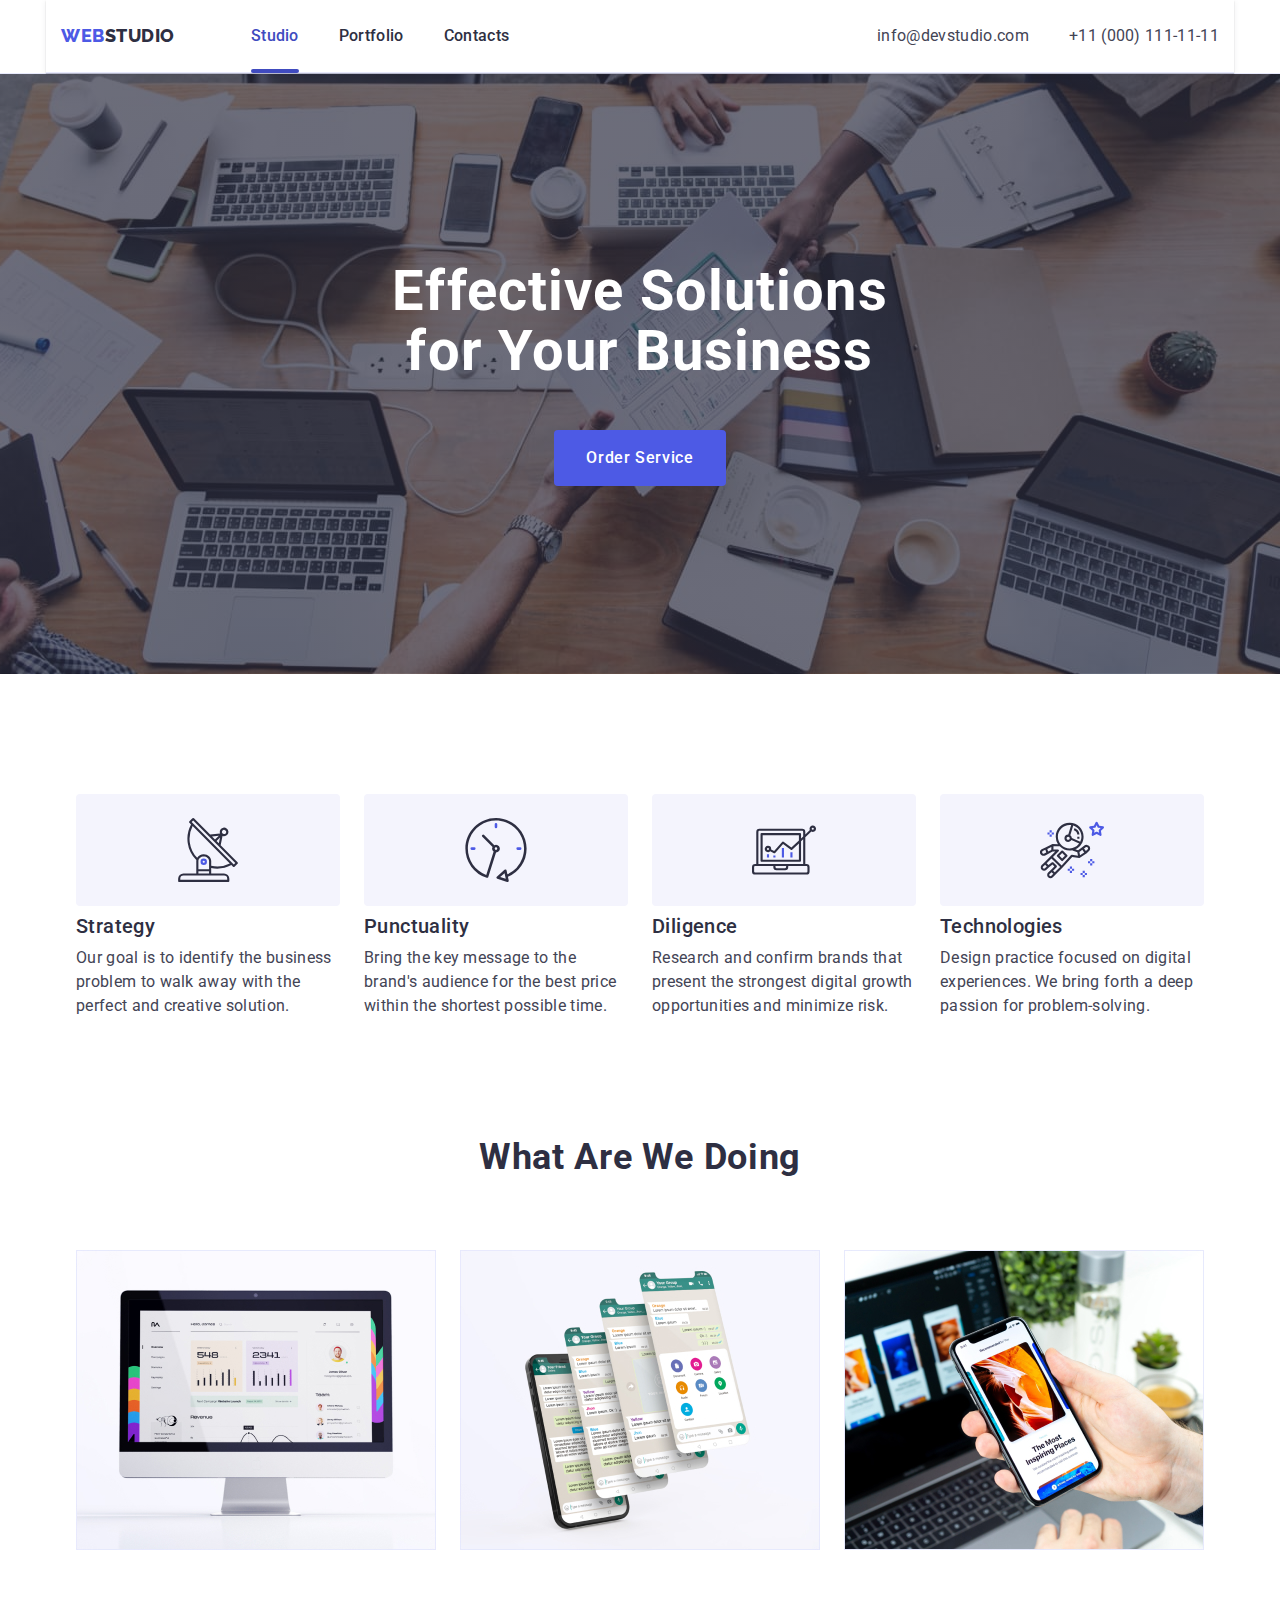
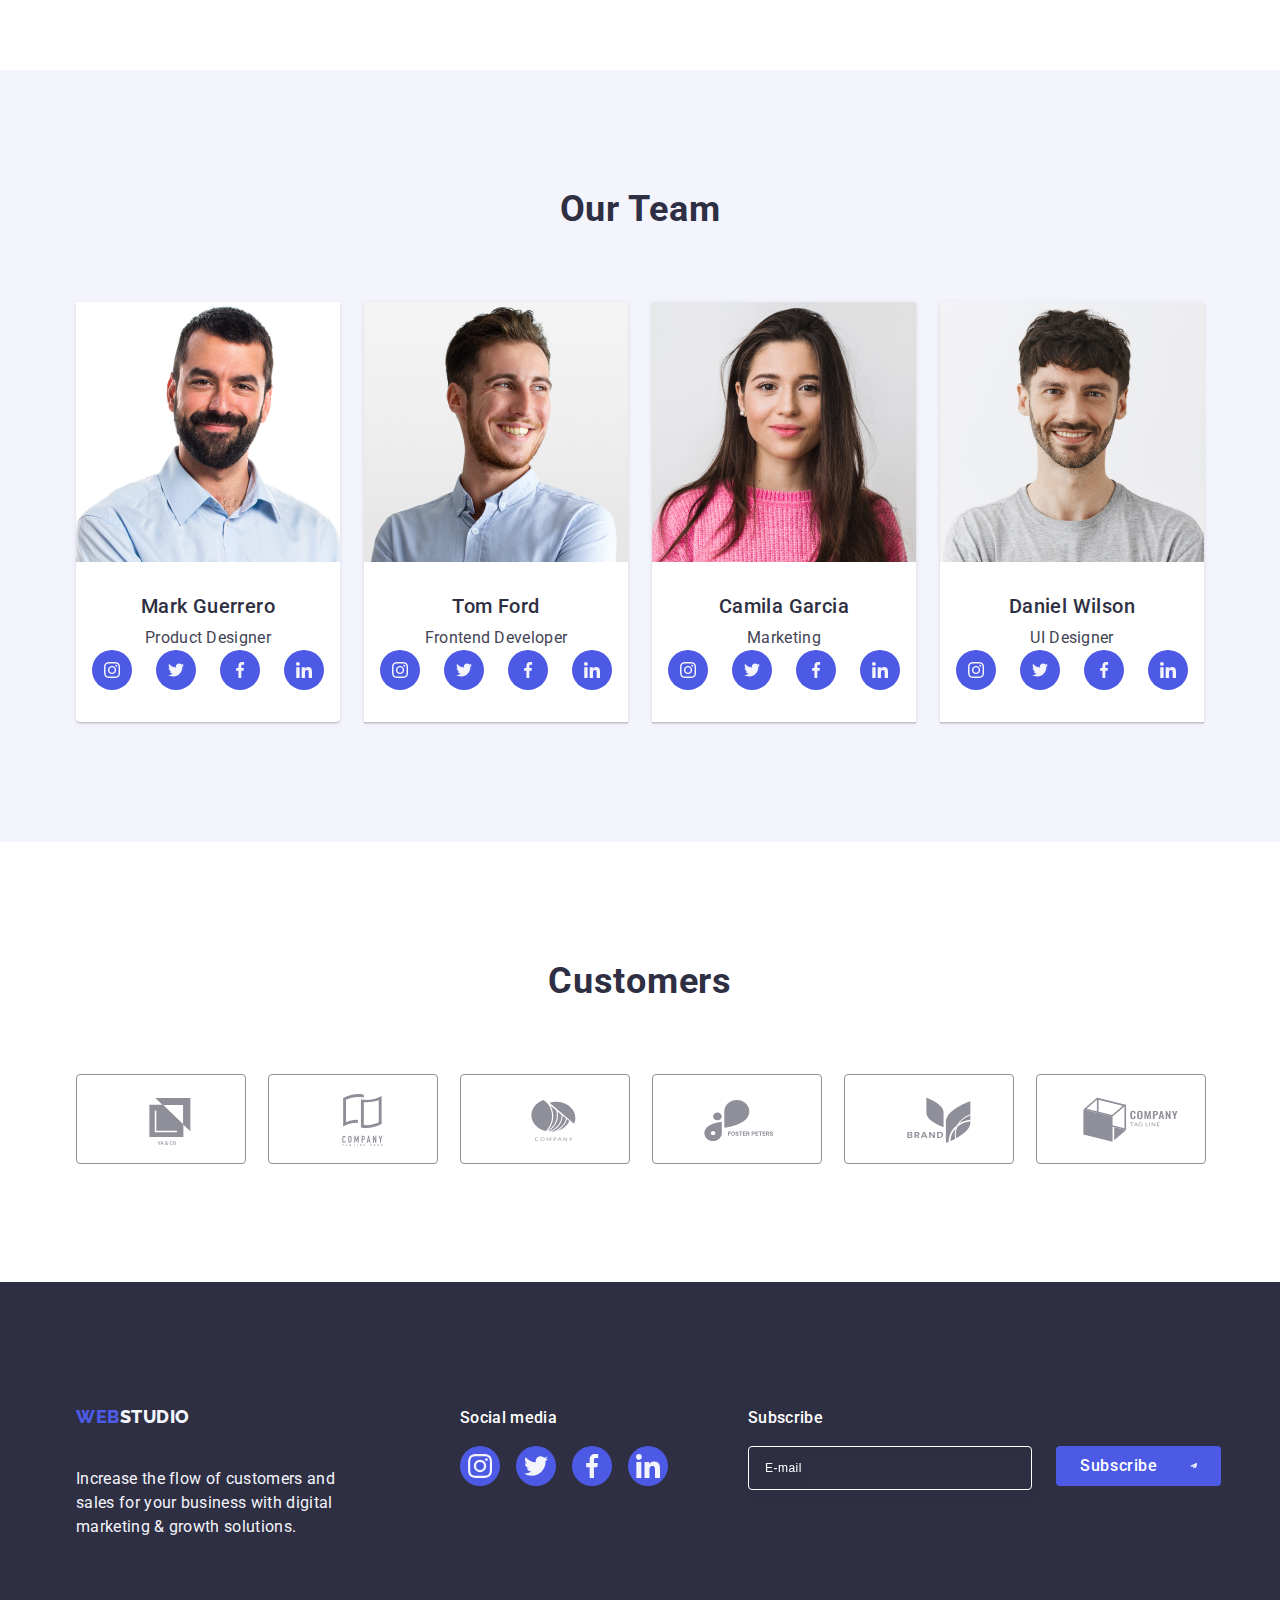
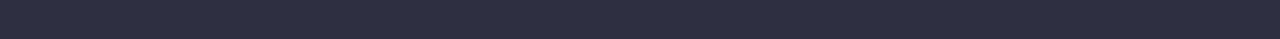
<file: index.html>
<!DOCTYPE html>
<html lang="en">
  <head>
    <!-- Meta -->
    <meta charset="utf-8" />
    <meta name="viewport" content="width=device-width, initial-scale=1.0" />
    <title>Main Page</title>
    <!-- Favicon -->
    <link
      rel="shortcut icon"
      href="./images/icons.svg#diagram"
      type="image/svg"
    />
    <!-- Fonts -->
    <link rel="preconnect" href="https://fonts.googleapis.com" />
    <link rel="preconnect" href="https://fonts.gstatic.com" crossorigin />
    <link
      href="https://fonts.googleapis.com/css2?family=Raleway:wght@200;400;500;600;700;800&family=Roboto:wght@100;300;400;500;700&display=swap"
      rel="stylesheet"
    />
    <link
      rel="stylesheet"
      href="https://cdnjs.cloudflare.com/ajax/libs/modern-normalize/2.0.0/modern-normalize.min.css"
      integrity="sha512-4xo8blKMVCiXpTaLzQSLSw3KFOVPWhm/TRtuPVc4WG6kUgjH6J03IBuG7JZPkcWMxJ5huwaBpOpnwYElP/m6wg=="
      crossorigin="anonymous"
      referrerpolicy="no-referrer"
    />
    <!-- CSS Styles -->
    <link rel="stylesheet" href="./css/styles.css" type="text/css" />
  </head>
  <body>
    <!-- Page Header -->
    <header class="header">
      <div class="container header main-nav">
        <!-- Navigation to other pages -->
        <nav class="navigation">
          <a
            href="./index.html"
            class="logo list link"
            target="_blank"
            rel="noopener no-referrer"
            aria-label="Main Page"
            >Web<span class="logo-s list link">Studio</span></a
          >

          <ul class="site-nav list">
            <li class="item">
              <a
                href="./index.html"
                class="site-nav-link link current"
                target="_blank"
                rel="noopener no-referrer"
                aria-label="Main Page"
                >Studio</a
              >
            </li>
            <li class="item">
              <a
                href="./portfolio.html"
                class="site-nav-link link"
                target="_blank"
                rel="noopener no-referrer"
                aria-label="Portfolio"
                >Portfolio</a
              >
            </li>
            <li class="item">
              <a
                href="https://www.Linkedln.com"
                class="site-nav-link link"
                target="_blank"
                rel="noopener no-referrer"
                aria-label="Contacts"
                >Contacts</a
              >
            </li>
          </ul>
        </nav>
        <!-- Contacts -->
        <address class="address">
          <ul class="contact-list list">
            <li class="item">
              <a href="mailto:info@devstudio.com" class="contact-link link"
                >info@devstudio.com</a
              >
            </li>
            <li class="item">
              <a href="tel:+110001111111" class="contact-link link"
                >+11 (000) 111-11-11</a
              >
            </li>
          </ul>
        </address>
      </div>
    </header>

    <!-- Beginning of Main -->
    <main>
      <!-- Section 1 Hero Image -->
      <section class="section-one">
        <div class="container one">
          <h1 class="heading-one centered">
            Effective Solutions for Your Business
          </h1>
          <button type="button" class="button primary" data-modal-open>
            Order Service
          </button>
        </div>
      </section>
      <!-- Section 2 Funktion Info -->
      <section class="section-two">
        <div class="container two">
          <h2 class="visually-hidden">
            needed for search engines (will be hidden)
          </h2>

          <ul class="section-two-list list">
            <li class="item">
              <div class="icons-container">
                <svg class="i-one" width="64" height="64">
                  <use href="./images/icons.svg#antenna"></use>
                </svg>
              </div>
              <h3 class="heading-three">Strategy</h3>
              <p class="paragraph-long">
                Our goal is to identify the business problem to walk away with
                the perfect and creative solution.
              </p>
            </li>
            <li class="item">
              <div class="icons-container">
                <svg class="i-two" width="64" height="64">
                  <use href="./images/icons.svg#clock"></use>
                </svg>
              </div>
              <h3 class="heading-three">Punctuality</h3>
              <p class="paragraph-long">
                Bring the key message to the brand's audience for the best price
                within the shortest possible time.
              </p>
            </li>
            <li class="item">
              <div class="icons-container">
                <svg class="i-three" width="64" height="64">
                  <use href="./images/icons.svg#diagram"></use>
                </svg>
              </div>
              <h3 class="heading-three">Diligence</h3>
              <p class="paragraph-long">
                Research and confirm brands that present the strongest digital
                growth opportunities and minimize risk.
              </p>
            </li>
            <li class="item">
              <div class="icons-container">
                <svg class="i-four" width="64" height="64">
                  <use href="./images/icons.svg#astronaut"></use>
                </svg>
              </div>
              <h3 class="heading-three">Technologies</h3>
              <p class="paragraph-long">
                Design practice focused on digital experiences. We bring forth a
                deep passion for problem-solving.
              </p>
            </li>
          </ul>
        </div>
      </section>
      <!-- Section 3 Work Info -->
      <section class="section-three">
        <div class="container three">
          <!-- Example of what we do -->
          <h2 class="heading-two centered">What are we doing</h2>
          <ul class="images-list list">
            <li class="img-list">
              <img
                src="./images/Rectangle71.jpg"
                alt="computer showin performance"
                class="img"
                width="360"
              />
            </li>
            <li class="img-list">
              <img
                src="./images/Rectangle711.jpg"
                alt="phone shows watsapp app, screen shots of differen chats"
                class="img"
                width="360"
              />
            </li>
            <li class="img-list">
              <img
                src="./images/Rectangle712.jpg"
                alt="In laptop and in phone our website is open"
                class="img"
                width="360"
              />
            </li>
          </ul>
        </div>
      </section>
      <!-- Section 4 Team Info-->
      <section class="section-four">
        <div class="container four">
          <!-- <h2>Example of who do work for us</h2> -->
          <h2 class="heading-two centered">Our Team</h2>
          <ul class="card-list list">
            <li class="card-items">
              <img
                src="./images/img11.jpg"
                alt="Man with beard"
                class="img"
                width="264"
              />
              <div class="stuff">
                <h3 class="heading-three">Mark Guerrero</h3>
                <p class="paragraph-primary">Product Designer</p>
                <ul class="list icons-list">
                  <li class="icon-item">
                    <a
                      href="https://www.Instagram.com"
                      aria-label="Link to Instagram"
                      class="icon-link"
                      ><svg width="16" height="16" class="icon-order">
                        <use href="./images/icons.svg#instagram"></use>
                      </svg>
                    </a>
                  </li>
                  <li class="icon-item">
                    <a
                      href="https://www.Twitter.com"
                      aria-label="Link to Twitter"
                      class="icon-link"
                      ><svg width="16" height="16" class="icon-order">
                        <use href="./images/icons.svg#twitter"></use>
                      </svg>
                    </a>
                  </li>
                  <li class="icon-item">
                    <a
                      href="https://www.Facebook.com"
                      aria-label="Link to Facebook"
                      class="icon-link"
                      ><svg width="16" height="16" class="icon-order">
                        <use href="./images/icons.svg#facebook"></use>
                      </svg>
                    </a>
                  </li>
                  <li class="icon-item">
                    <a
                      href="https://www.Linkedln.com"
                      aria-label="Link to Linkedln"
                      class="icon-link"
                      ><svg width="16" height="16" class="icon-order">
                        <use href="./images/icons.svg#linkedin"></use>
                      </svg>
                    </a>
                  </li>
                </ul>
              </div>
            </li>
            <li class="card-items">
              <img
                src="./images/img1.jpg"
                alt="Jung guy with smile"
                class="img"
                width="264"
              />
              <div class="stuff">
                <h3 class="heading-three">Tom Ford</h3>
                <p class="paragraph-primary">Frontend Developer</p>
                <ul class="list icons-list">
                  <li class="icon-item">
                    <a
                      href="https://www.Linkedln.com"
                      aria-label="Link to Instagram"
                      class="icon-link"
                      ><svg width="16" height="16" class="icon-order">
                        <use href="./images/icons.svg#instagram"></use>
                      </svg>
                    </a>
                  </li>
                  <li class="icon-item">
                    <a
                      href="https://www.Linkedln.com"
                      aria-label="Link to Twitter"
                      class="icon-link"
                      ><svg width="16" height="16" class="icon-order">
                        <use href="./images/icons.svg#twitter"></use>
                      </svg>
                    </a>
                  </li>
                  <li class="icon-item">
                    <a
                      href="https://www.Linkedln.com"
                      aria-label="Link to Facebook"
                      class="icon-link"
                      ><svg width="16" height="16" class="icon-order">
                        <use href="./images/icons.svg#facebook"></use>
                      </svg>
                    </a>
                  </li>
                  <li class="icon-item">
                    <a
                      href="https://www.Linkedln.com"
                      aria-label="Link to Linkedln"
                      class="icon-link"
                      ><svg width="16" height="16" class="icon-order">
                        <use href="./images/icons.svg#linkedin"></use>
                      </svg>
                    </a>
                  </li>
                </ul>
              </div>
            </li>
            <li class="card-items">
              <img
                src="./images/img2.jpg"
                alt="Jung girl with dark hair"
                class="img"
                width="264"
              />
              <div class="stuff">
                <h3 class="heading-three">Camila Garcia</h3>
                <p class="paragraph-primary">Marketing</p>
                <ul class="list icons-list">
                  <li class="icon-item">
                    <a
                      href="https://www.Linkedln.com"
                      aria-label="Link to Instagram"
                      class="icon-link"
                      ><svg width="16" height="16" class="icon-order">
                        <use href="./images/icons.svg#instagram"></use>
                      </svg>
                    </a>
                  </li>
                  <li class="icon-item">
                    <a
                      href="https://www.Linkedln.com"
                      aria-label="Link to Twitter"
                      class="icon-link"
                      ><svg width="16" height="16" class="icon-order">
                        <use href="./images/icons.svg#twitter"></use>
                      </svg>
                    </a>
                  </li>
                  <li class="icon-item">
                    <a
                      href="https://www.Linkedln.com"
                      aria-label="Link to Facebook"
                      class="icon-link"
                      ><svg width="16" height="16" class="icon-order">
                        <use href="./images/icons.svg#facebook"></use>
                      </svg>
                    </a>
                  </li>
                  <li class="icon-item">
                    <a
                      href="https://www.Linkedln.com"
                      aria-label="Link to Linkedln"
                      class="icon-link"
                      ><svg width="16" height="16" class="icon-order">
                        <use href="./images/icons.svg#linkedin"></use>
                      </svg>
                    </a>
                  </li>
                </ul>
              </div>
            </li>
            <li class="card-items">
              <img
                src="./images/img3.jpg"
                alt="Jung thin guy with smile"
                class="img"
                width="264"
              />
              <div class="stuff">
                <h3 class="heading-three">Daniel Wilson</h3>
                <p class="paragraph-primary">UI Designer</p>
                <ul class="list icons-list">
                  <li class="icon-item">
                    <a
                      href="https://www.Linkedln.com"
                      aria-label="Link to Instagram"
                      class="icon-link"
                      ><svg width="16" height="16" class="icon-order">
                        <use href="./images/icons.svg#instagram"></use>
                      </svg>
                    </a>
                  </li>
                  <li class="icon-item">
                    <a
                      href="https://www.Linkedln.com"
                      aria-label="Link to Twitter"
                      class="icon-link"
                      ><svg width="16" height="16" class="icon-order">
                        <use href="./images/icons.svg#twitter"></use>
                      </svg>
                    </a>
                  </li>
                  <li class="icon-item">
                    <a
                      href="https://www.Linkedln.com"
                      aria-label="Link to Facebook"
                      class="icon-link"
                      ><svg width="16" height="16" class="icon-order">
                        <use href="./images/icons.svg#facebook"></use>
                      </svg>
                    </a>
                  </li>
                  <li class="icon-item">
                    <a
                      href="https://www.Linkedln.com"
                      aria-label="Link to Linkedln"
                      class="icon-link"
                      ><svg width="16" height="16" class="icon-order">
                        <use href="./images/icons.svg#linkedin"></use>
                      </svg>
                    </a>
                  </li>
                </ul>
              </div>
            </li>
          </ul>
        </div>
      </section>
      <!-- Section five -->
      <section class="section-five">
        <div class="container five">
          <h2 class="heading-two centered">Customers</h2>
          <ul class="logo-list list">
            <li class="logo-item">
              <a
                href="https://www.example.com"
                aria-label="Example"
                class="logo-link"
              >
                <svg width="104" height="56" class="logo-svg">
                  <use href="./images/icons.svg#logo-one"></use>
                </svg>
              </a>
            </li>
            <li class="logo-item">
              <a
                href="https://www.example.com"
                aria-label="Example"
                class="logo-link"
                ><svg width="104" height="56" class="logo-svg">
                  <use href="./images/icons.svg#logo-two"></use>
                </svg>
              </a>
            </li>
            <li class="logo-item">
              <a
                href="https://www.example.com"
                aria-label="Example"
                class="logo-link"
                ><svg width="104" height="56" class="logo-svg">
                  <use href="./images/icons.svg#logo-three"></use>
                </svg>
              </a>
            </li>
            <li class="logo-item">
              <a
                href="https://www.example.com"
                aria-label="Example"
                class="logo-link"
                ><svg width="104" height="56" class="logo-svg">
                  <use href="./images/icons.svg#logo-four"></use>
                </svg>
              </a>
            </li>
            <li class="logo-item">
              <a
                href="https://www.example.com"
                aria-label="Example"
                class="logo-link"
              >
                <svg width="104" height="56" class="logo-svg">
                  <use href="./images/icons.svg#logo-five"></use>
                </svg>
              </a>
            </li>
            <li class="logo-item">
              <a
                href="https://www.example.com"
                aria-label="Example"
                class="logo-link"
                ><svg width="104" height="56" class="logo-svg">
                  <use href="./images/icons.svg#logo-six"></use>
                </svg>
              </a>
            </li>
          </ul>
        </div>
      </section>
    </main>
    <!-- Footer -->
    <footer class="footer-one">
      <div class="container container-footer">
        <div class="text-logo-container">
          <a href="./index.html" class="logo list link space"
            >Web<span class="footer-logo-s list link">Studio</span></a
          >
          <p class="footer-text">
            Increase the flow of customers and sales for your business with
            digital marketing & growth solutions.
          </p>
        </div>

        <div class="social-links">
          <p class="social-links-text">Social media</p>
          <ul class="list icons-list-social-links">
            <li class="icon-item">
              <a
                href="https://www.Linkedln.com"
                aria-label="Link to Instagram"
                class="icon-link-social-links"
                ><svg width="24" height="24" class="icon-order">
                  <use href="./images/icons.svg#instagram"></use>
                </svg>
              </a>
            </li>
            <li class="icon-item">
              <a
                href="https://www.Linkedln.com"
                aria-label="Link to Twitter"
                class="icon-link-social-links"
                ><svg width="24" height="24" class="icon-order">
                  <use href="./images/icons.svg#twitter"></use>
                </svg>
              </a>
            </li>
            <li class="icon-item">
              <a
                href="https://www.Linkedln.com"
                aria-label="Link to Facebook"
                class="icon-link-social-links"
                ><svg width="24" height="24" class="icon-order">
                  <use href="./images/icons.svg#facebook"></use>
                </svg>
              </a>
            </li>
            <li class="icon-item">
              <a
                href="https://www.Linkedln.com"
                aria-label="Link to Linkedln"
                class="icon-link-social-links"
                ><svg width="24" height="24" class="icon-order">
                  <use href="./images/icons.svg#linkedin"></use>
                </svg>
              </a>
            </li>
          </ul>
        </div>
        <div class="e-mail-input-container">
          <p class="e-mail-input-text">Subscribe</p>
          <form class="e-mail-input-form">
            <label class="e-mail-input-form-label">
              <input
                class="e-mail-input"
                name="e-mail"
                type="email"
                placeholder="E-mail"
              />
            </label>
            <button class="subscribe-button" type="submit">
              Subscribe<svg class="logo-svg" width="24" height="24">
                <use href="./images/icons.svg#icon-Frame-3"></use>
              </svg>
            </button>
          </form>
        </div>
      </div>
    </footer>
    <!-- Modal Window -->
    <div class="backdrop-container is-hidden" data-modal>
      <div class="modal-container">
        <button type="button" class="modal-close-btn" data-modal-close>
          <svg class="modal-close-icon" width="8" height="8">
            <use href="./images/icons.svg#cross"></use>
          </svg>
        </button>
        <p class="modal-text">Leave your contacts and we will call you back</p>
        <!-- Name -->
        <form class="modal-form">
          <div class="modal-label-container">
            <label class="modal-label" for="user-name">Name</label>
            <div class="modal-input-container">
              <input
                class="modal-label-input"
                id="user-name"
                name="user-name"
                type="text"
              />
              <svg class="modal-label-icon" width="18" height="24">
                <use href="./images/icons.svg#icon-person"></use>
              </svg>
            </div>
          </div>

          <!-- Phone -->

          <div class="modal-label-container">
            <label class="modal-label" for="user-phone">Phone</label>
            <div class="modal-input-container">
              <input
                class="modal-label-input"
                id="user-phone"
                name="user-phone"
                type="tel"
              />
              <svg class="modal-label-icon" width="18" height="24">
                <use href="./images/icons.svg#icon-phone"></use>
              </svg>
            </div>
          </div>

          <!-- Email -->

          <div class="modal-label-container">
            <label class="modal-label" for="user-email">Email</label>
            <div class="modal-input-container">
              <input
                class="modal-label-input"
                id="user-email"
                name="user-email"
                type="email"
              />
              <svg class="modal-label-icon" width="18" height="24">
                <use href="./images/icons.svg#icon-email"></use>
              </svg>
            </div>
          </div>

          <!-- Comment -->

          <div class="modal-label-container name-container">
            <label class="modal-label" for="user-comment">Comment</label>
            <!-- <div class="modal-input-container"> -->
            <textarea
              class="modal-textarea-input"
              id="user-comment"
              name="user-comment"
              placeholder="Text input"
            ></textarea>
          </div>

          <!-- Checkbox -->
          <div class="modal-checkbox-container">
            <input
              class="modal-checkbox-input visually-hidden"
              id="user-privacy"
              name="user-privacy"
              type="checkbox"
              value="true"
            />
            <label class="modal-u-privacy-label" for="user-privacy">
              <span class="u-privacy-label-span">
                <svg class="label-span-icon" width="10" height="8">
                  <use href="./images/icons.svg#checkmark"></use></svg></span
              >I accept the terms and conditions of the
              <a
                class="u-privacy-label-link"
                href="https://www.example.com"
                target="_blank"
                rel="noopener no-referrer"
                >Privacy Policy</a
              >
            </label>
          </div>

          <button class="button primary">Send</button>
        </form>
      </div>
    </div>
    <script src="./js/modal.js"></script>
  </body>
</html>
</file>
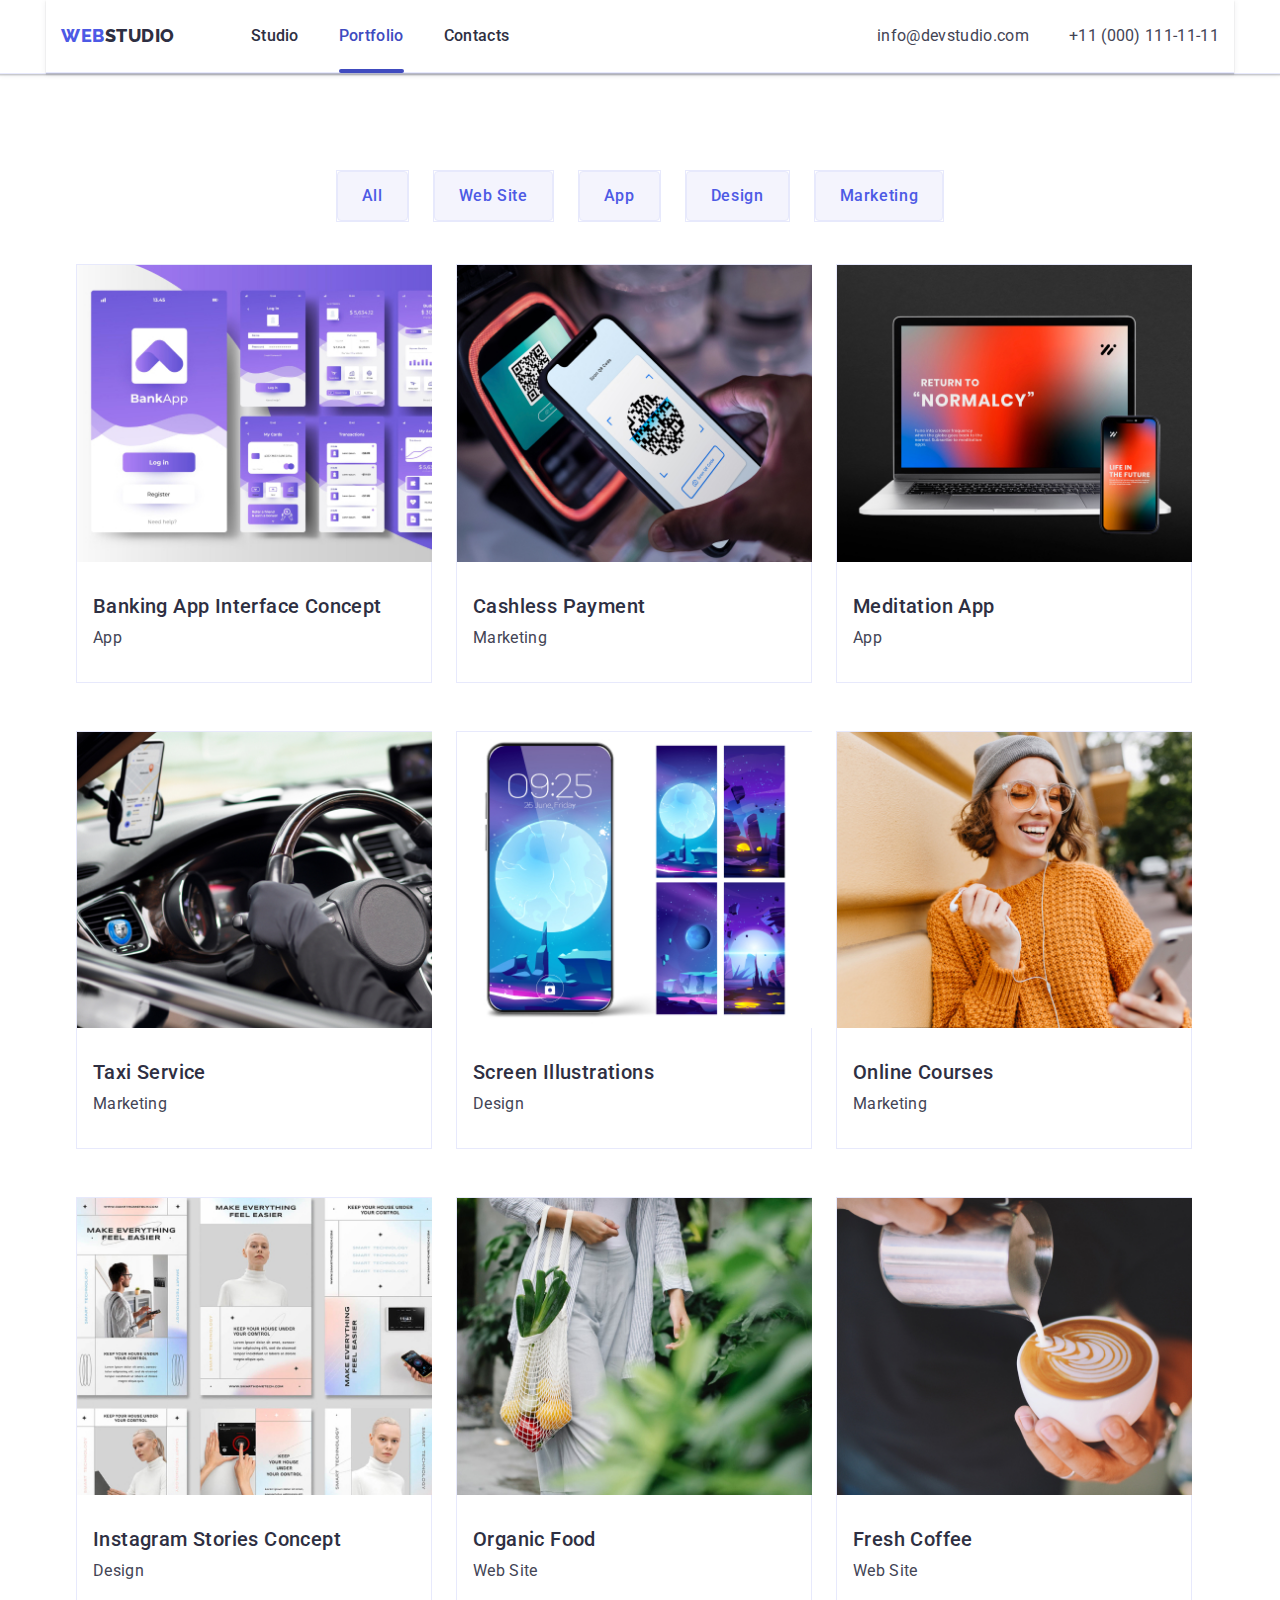
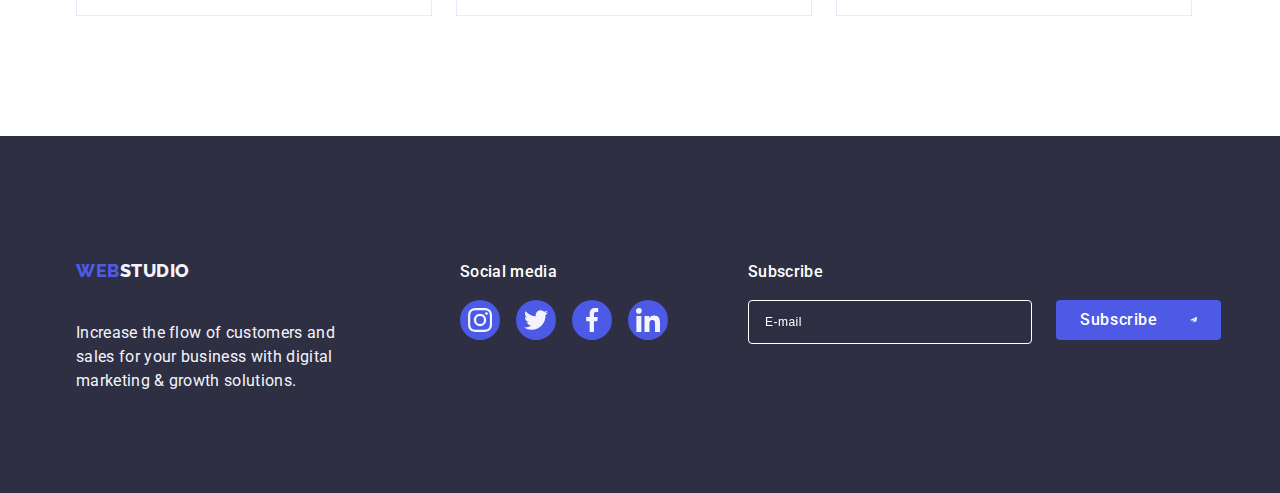
<file: portfolio.html>
<!DOCTYPE html>
<html lang="en">
  <head>
    <!-- Meta -->
    <meta charset="utf-8" />
    <meta name="viewport" content="width=device-width, initial-scale=1.0" />
    <title>Portfolio</title>
    <!-- Fonts -->
    <link rel="preconnect" href="https://fonts.googleapis.com" />
    <link rel="preconnect" href="https://fonts.gstatic.com" crossorigin />
    <link
      href="https://fonts.googleapis.com/css2?family=Raleway:wght@200;400;500;600;700;800&family=Roboto:wght@100;300;400;500;700&display=swap"
      rel="stylesheet"
    />
    <link
      rel="stylesheet"
      href="https://cdnjs.cloudflare.com/ajax/libs/modern-normalize/2.0.0/modern-normalize.min.css"
      integrity="sha512-4xo8blKMVCiXpTaLzQSLSw3KFOVPWhm/TRtuPVc4WG6kUgjH6J03IBuG7JZPkcWMxJ5huwaBpOpnwYElP/m6wg=="
      crossorigin="anonymous"
      referrerpolicy="no-referrer"
    />
    <!-- CSS Styles -->
    <link rel="stylesheet" href="./css/styles.css" type="text/css" />
  </head>
  <body>
    <!--Web site's Hat-->
    <header class="header">
      <div class="container header main-nav">
        <!-- Navigation to other pages -->
        <nav class="navigation">
          <a
            href="./index.html"
            class="logo list link"
            target="_blank"
            rel="noopener no-referrer"
            aria-label="Main Page"
            >Web<span class="logo-s list link">Studio</span></a
          >

          <ul class="site-nav list">
            <li class="item">
              <a
                href="./index.html"
                class="site-nav-link link"
                target="_blank"
                rel="noopener no-referrer"
                aria-label="Main Page"
                >Studio</a
              >
            </li>
            <li class="item">
              <a
                href="./portfolio.html"
                class="site-nav-link link current"
                target="_blank"
                rel="noopener no-referrer"
                aria-label="Portfolio"
                >Portfolio</a
              >
            </li>
            <li class="item">
              <a
                href="https://www.Linkedln.com"
                class="site-nav-link link"
                target="_blank"
                rel="noopener no-referrer"
                aria-label="Contacts"
                >Contacts</a
              >
            </li>
          </ul>
        </nav>
        <!-- Contacts -->
        <address class="address">
          <ul class="contact-list list">
            <li class="item">
              <a href="mailto:info@devstudio.com" class="address-link link"
                >info@devstudio.com</a
              >
            </li>

            <li class="item">
              <a href="tel:+110001111111" class="address-link link"
                >+11 (000) 111-11-11</a
              >
            </li>
          </ul>
        </address>
      </div>
    </header>
    <!-- Beginning of Main -->
    <main>
      <!-- Section Portfolio One  -->
      <section class="section-p-one">
        <div class="container">
          <h1 class="visually-hidden">List of buttons</h1>
          <ul class="bu-list list">
            <li class="button-list-items">
              <button type="button" class="button secondary shadow">All</button>
            </li>
            <li class="button-list-items">
              <button type="button" class="button secondary shadow">
                Web Site
              </button>
            </li>
            <li class="button-list-items">
              <button type="button" class="button secondary shadow">App</button>
            </li>
            <li class="button-list-items">
              <button type="button" class="button secondary shadow">
                Design
              </button>
            </li>
            <li class="button-list-items">
              <button type="button" class="button secondary shadow">
                Marketing
              </button>
            </li>
          </ul>
          <!-- <h2 class="off">List of cards</h2> -->
          <ul class="cards list link">
            <li class="cards-item link">
              <a href="https://www.example.com" class="cards-link link">
                <div class="service-container">
                  <img
                    src="./images/port-1.jpg"
                    alt="Banking App Interface Concept"
                    class="service-img"
                    width="360"
                  />

                  <p class="overlay">
                    14 Stylish and User-Friendly App Design Concepts · Task
                    Manager App · Calorie Tracker App · Exotic Fruit Ecommerce
                    App · Cloud Storage App
                  </p>
                </div>
                <div class="card-info">
                  <h2 class="heading-three">Banking App Interface Concept</h2>
                  <p class="paragraph-primary">App</p>
                </div>
              </a>
            </li>
            <li class="cards-item link">
              <a href="https://www.example.com" class="cards-link link">
                <div class="service-container">
                  <img
                    src="./images/port-2.jpg"
                    alt="Cashless Payment"
                    class="service-img"
                    width="360"
                  />

                  <p class="overlay">
                    14 Stylish and User-Friendly App Design Concepts · Task
                    Manager App · Calorie Tracker App · Exotic Fruit Ecommerce
                    App · Cloud Storage App
                  </p>
                </div>
                <div class="card-info">
                  <h2 class="heading-three">Cashless Payment</h2>
                  <p class="paragraph-primary">Marketing</p>
                </div>
              </a>
            </li>
            <li class="cards-item link">
              <a href="https://www.example.com" class="cards-link link">
                <div class="service-container">
                  <img
                    src="./images/port-3.jpg"
                    alt="Meditation App in laptop"
                    class="service-img"
                    width="360"
                  />

                  <p class="overlay">
                    14 Stylish and User-Friendly App Design Concepts · Task
                    Manager App · Calorie Tracker App · Exotic Fruit Ecommerce
                    App · Cloud Storage App
                  </p>
                </div>
                <div class="card-info">
                  <h2 class="heading-three">Meditation App</h2>
                  <p class="paragraph-primary">App</p>
                </div>
              </a>
            </li>
            <li class="cards-item link">
              <a href="https://www.example.com" class="cards-link link">
                <div class="service-container">
                  <img
                    src="./images/port-4.jpg"
                    alt="Taxi Service"
                    class="service-img"
                    width="360"
                  />

                  <p class="overlay">
                    14 Stylish and User-Friendly App Design Concepts · Task
                    Manager App · Calorie Tracker App · Exotic Fruit Ecommerce
                    App · Cloud Storage App
                  </p>
                </div>
                <div class="card-info">
                  <h2 class="heading-three">Taxi Service</h2>
                  <p class="paragraph-primary">Marketing</p>
                </div>
              </a>
            </li>
            <li class="cards-item link">
              <a href="https://www.example.com" class="cards-link link">
                <div class="service-container">
                  <img
                    src="./images/port-5.jpg"
                    alt="Screen Illustrations"
                    class="service-img"
                    width="360"
                  />

                  <p class="overlay">
                    14 Stylish and User-Friendly App Design Concepts · Task
                    Manager App · Calorie Tracker App · Exotic Fruit Ecommerce
                    App · Cloud Storage App
                  </p>
                </div>
                <div class="card-info">
                  <h2 class="heading-three">Screen Illustrations</h2>
                  <p class="paragraph-primary">Design</p>
                </div>
              </a>
            </li>
            <li class="cards-item link">
              <a href="https://www.example.com" class="cards-link link">
                <div class="service-container">
                  <img
                    src="./images/port-6.jpg"
                    alt="Online courses"
                    class="service-img"
                    width="360"
                  />

                  <p class="overlay">
                    14 Stylish and User-Friendly App Design Concepts · Task
                    Manager App · Calorie Tracker App · Exotic Fruit Ecommerce
                    App · Cloud Storage App
                  </p>
                </div>
                <div class="card-info">
                  <h2 class="heading-three">Online Courses</h2>
                  <p class="paragraph-primary">Marketing</p>
                </div>
              </a>
            </li>
            <li class="cards-item link">
              <a href="https://www.example.com" class="cards-link link">
                <div class="service-container">
                  <img
                    src="./images/port-7.jpg"
                    alt="different concept stories"
                    class="service-img"
                    width="360"
                  />

                  <p class="overlay">
                    14 Stylish and User-Friendly App Design Concepts · Task
                    Manager App · Calorie Tracker App · Exotic Fruit Ecommerce
                    App · Cloud Storage App
                  </p>
                </div>
                <div class="card-info">
                  <h2 class="heading-three">Instagram Stories Concept</h2>
                  <p class="paragraph-primary">Design</p>
                </div>
              </a>
            </li>
            <li class="cards-item link">
              <a href="https://www.example.com" class="cards-link link">
                <div class="service-container">
                  <img
                    src="./images/port-8.jpg"
                    alt="woman carrying basket of products"
                    class="service-img"
                    width="360"
                  />

                  <p class="overlay">
                    14 Stylish and User-Friendly App Design Concepts · Task
                    Manager App · Calorie Tracker App · Exotic Fruit Ecommerce
                    App · Cloud Storage App
                  </p>
                </div>
                <div class="card-info">
                  <h2 class="heading-three">Organic Food</h2>
                  <p class="paragraph-primary">Web Site</p>
                </div>
              </a>
            </li>
            <li class="cards-item link">
              <a href="https://www.example.com" class="cards-link link">
                <div class="service-container">
                  <img
                    src="./images/port-9.jpg"
                    alt="by pouring milk drawing tree in coffee"
                    class="service-img"
                    width="360"
                  />

                  <p class="overlay">
                    14 Stylish and User-Friendly App Design Concepts · Task
                    Manager App · Calorie Tracker App · Exotic Fruit Ecommerce
                    App · Cloud Storage App
                  </p>
                </div>
                <div class="card-info">
                  <h2 class="heading-three">Fresh Coffee</h2>
                  <p class="paragraph-primary">Web Site</p>
                </div>
              </a>
            </li>
          </ul>
        </div>
      </section>
    </main>

    <!-- Footer -->

    <footer class="footer-one">
      <div class="container container-footer">
        <div class="text-logo-container">
          <a href="./index.html" class="logo list link space"
            >Web<span class="footer-logo-s list link">Studio</span></a
          >
          <p class="footer-text">
            Increase the flow of customers and sales for your business with
            digital marketing & growth solutions.
          </p>
        </div>

        <div class="social-links">
          <p class="social-links-text">Social media</p>
          <ul class="list icons-list-social-links">
            <li class="icon-item">
              <a
                href="https://www.Linkedln.com"
                aria-label="Link to Instagram"
                class="icon-link-social-links"
                ><svg width="24" height="24" class="icon-order">
                  <use href="./images/icons.svg#instagram"></use>
                </svg>
              </a>
            </li>
            <li class="icon-item">
              <a
                href="https://www.Linkedln.com"
                aria-label="Link to Twitter"
                class="icon-link-social-links"
                ><svg width="24" height="24" class="icon-order">
                  <use href="./images/icons.svg#twitter"></use>
                </svg>
              </a>
            </li>
            <li class="icon-item">
              <a
                href="https://www.Linkedln.com"
                aria-label="Link to Facebook"
                class="icon-link-social-links"
                ><svg width="24" height="24" class="icon-order">
                  <use href="./images/icons.svg#facebook"></use>
                </svg>
              </a>
            </li>
            <li class="icon-item">
              <a
                href="https://www.Linkedln.com"
                aria-label="Link to Linkedln"
                class="icon-link-social-links"
                ><svg width="24" height="24" class="icon-order">
                  <use href="./images/icons.svg#linkedin"></use>
                </svg>
              </a>
            </li>
          </ul>
        </div>
        <div class="e-mail-input-container">
          <p class="e-mail-input-text">Subscribe</p>
          <form class="e-mail-input-form">
            <label class="e-mail-input-form-label">
              <input
                class="e-mail-input"
                name="e-mail"
                type="email"
                placeholder="E-mail"
              />
            </label>
            <button class="subscribe-button" type="submit">
              Subscribe<svg class="logo-svg" width="24" height="24">
                <use href="./images/icons.svg#icon-Frame-3"></use>
              </svg>
            </button>
          </form>
        </div>
      </div>
    </footer>
  </body>
</html>
</file>
<file: css/styles.css>
:root {
  --slate: #434455;
  --navy-blue: #2e2f42;
  --navy-blue-rgba: rgba(46, 47, 66, 0.4);
  --iris: #4d5ae5;
  --cornflower: #e7e9fc;
  --cloud: #f4f4fd;
  --ocean: #404bbf;
  --white: #ffffff;
  --black: #000000;
  --black-a-01: rgba(0, 0, 0, 0.1);
  --modal-bgc: rgba(46, 47, 66, 0.4);
  --modal-bgc-light: #fcfcfc;
  --light-slate: #8e8f99;
  --box-shadow: 0px 2px 1px rgba(46, 47, 66, 0.08),
    0px 1px 1px rgba(46, 47, 66, 0.16), 0px 1px 6px rgba(46, 47, 66, 0.08);
  --box-shadow-buttons: 0px 3px 1px rgba(0, 0, 0, 0.1),
    0px 2px 1px rgba(0, 0, 0, 0.08), 0px 2px 2px rgba(0, 0, 0, 0.12);
  --transition-timing-icon: 250ms cubic-bezier(0.4, 0, 0.2, 1);
  --cubic: cubic-bezier(0.4, 0, 0.2, 1);
}

body {
  background-color: var(--white);
  color: var(--slate);
  font-family: Roboto, sans-serif;
  font-style: normal;
  font-size: 16px;
  line-height: 1.5;
  font-weight: 400;
  letter-spacing: 0.32px;
  margin: 0;
}

.img {
  display: block;
}

h1,
h2,
h3,
h4,
h5,
h6,
p,
ul {
  font-family: Roboto, Raleway, sans-serif;
  margin: 0;
}

a {
  text-decoration: none;
  font-style: normal;
}

.list {
  list-style: none;
  text-decoration: none;
  margin: 0;
  padding: 0;
}

.link {
  text-decoration: none;
}

img,
svg {
  display: block;
  max-width: 100%;
  height: auto;
}

/* Primary color: rgba(46, 47, 66, 1)
Secondary color: : rgba(67, 68, 85, 1)
Third color: rgba(255, 255, 255, 1)
Fourth color: rgba(77, 90, 229, 1)
Fifth color: rgba(244, 244, 253, 1)
*/

/* 1128 width */

.button {
  display: inline-block;
  border: 1px solid transparent;
  border-radius: 4px;
  text-align: center;

  font-family: Roboto, sans-serif;
  font-size: 16px;

  line-height: 1.5;
  font-style: normal;
  font-weight: 500;

  letter-spacing: 0.64px;

  cursor: pointer;
}

.button.primary {
  margin-left: auto;
  margin-right: auto;

  padding: 16px 32px;
  min-width: 169px;
  display: block;
  height: 56px;
  border: none;

  color: var(--white);
  background-color: var(--iris);
  border-color: var(--ocean);
  transition: color var(--transition-timing-icon);
  transition: background-color
    var(--transition-timing-icon, 250ms cubic-bezier(0.4, 0, 0.2, 1));
}
.button.primary:hover,
.button.primary:focus {
  color: var(--white);
  background-color: var(--ocean);
}

.button.secondary {
  padding: 12px 24px;
  border: 1px solid var(--cornflower);

  background-color: var(--cloud);
  color: var(--iris);
}
.button.secondary:hover,
.button.secondary:focus {
  color: var(--white);
  background-color: var(--ocean);
  border: 1px solid transparent;
}

/* Paragraph Primary */
.paragraph-primary {
  color: var(--slate);
}
/* Title 1 */
.heading-one {
  margin-top: 0;
  margin-bottom: 48px;

  color: var(--white);

  font-weight: 700;
  font-size: 56px;
  line-height: 1.07;
  letter-spacing: 1.12px;
}
/* Title 2 */
.heading-two {
  color: var(--navy-blue);

  margin-bottom: 72px;

  font-size: 36px;
  font-weight: 700;
  line-height: 1.11;
  letter-spacing: 0.72px;
  text-transform: capitalize;
}
/* Title 3 */
.heading-three {
  color: var(--navy-blue);
  margin-bottom: 6px;

  font-size: 20px;
  line-height: 1.2;
  font-weight: 500;
  letter-spacing: 0.4px;
}

.centered {
  text-align: center;
}

/* Section Four Main */

.card-list > li {
  text-align: center;

  background-color: var(--white);
  color: var(--slate);
  /* Body */
  font-family: Roboto, sans-serif;
  font-size: 16px;
  font-style: normal;
  font-weight: 400;
  line-height: 1.5; /* 150% */
  letter-spacing: 0.32px;
}

.container {
  margin-left: auto;
  margin-right: auto;
  width: 1128px;
}

/*
|================================
|          Page header
|================================
*/
.header {
  border-bottom: 1px solid var(--cornflower);
  display: flex;
  box-shadow: var(--box-shadow);
}

.container.header {
  display: flex;
  align-items: center;
  width: 1158px;
  padding: 0 15px;
  margin-left: auto;
  margin-right: auto;
}

/*
|================================
|              Main 
|================================
*/

.main-nav {
  display: flex;
}

.navigation {
  display: flex;
  align-items: center;
}

.logo {
  display: block;
  padding-top: 24px;
  padding-bottom: 24px;

  margin-right: 76px;

  color: var(--iris);
  font-family: Raleway, sans-serif;
  font-size: 18px;
  font-style: normal;
  font-weight: 800;

  line-height: 1.17;
  letter-spacing: 0.54px;
  text-transform: uppercase;
}
.logo:hover,
.logo:focus {
  color: var(--iris);
}

.logo-s {
  padding-top: 24px;
  padding-bottom: 24px;

  color: var(--navy-blue);
  font-family: Raleway, sans-serif;
  font-size: 18px;
  font-style: normal;
  font-weight: 800;

  line-height: 1.17;
  letter-spacing: 0.54px;
  text-transform: uppercase;
}
.logo:hover .logo-s,
.logo:focus .logo-s {
  color: var(--iris);
}

/*
|================================
|           Site Nav 
|================================
*/
.site-nav {
  display: flex;
  align-items: center;
}

.site-nav .item {
  margin-right: 40px;
  color: var(--ocean);
}
.site-nav .item:last-child {
  margin-right: 0;
}

.site-nav-link {
  display: block;
  padding-top: 24px;
  padding-bottom: 24px;
  color: var(--navy-blue);
  font-size: 16px;
  font-weight: 500;
  line-height: 1.5;
  letter-spacing: 0.32px;
}

.site-nav-link:hover,
.site-nav-link:focus {
  color: var(--ocean);
  transition-property: property-name;
  transition-duration: 0.3s;
  transition-timing-function: ease-in-out;
}

.current {
  position: relative;
  color: var(--ocean);
  transition: color 250ms var(--cubic);
}

.current::after {
  content: "";
  display: block;
  width: 100%;
  height: 4px;
  border-radius: 2px;
  background-color: var(--ocean);
  bottom: -1px;
  position: absolute;
  transition: opacity 250ms var(--cubic);
}

.current:hover::after,
.current:focus::after {
  transform: scaleX(1);
}

/*
|===============================
|          Contact List 
|===============================
*/

.address {
  margin-left: auto;
  font-style: normal;
  color: var(--slate);
}

.address-link {
  transition: color 250ms cubic-bezier(0.4, 0, 0.2, 1);
}

.contact-list {
  display: flex;
}

.item {
  transition: color 250ms cubic-bezier(0.4, 0, 0.2, 1);
}
.contact-list .item {
  display: block;
  margin-right: 40px;
  margin-left: auto;
}

.contact-list .item:last-child {
  margin-right: 0;
}

.contact-list .link {
  display: block;
  margin-left: auto;
  padding-top: 24px;
  padding-bottom: 24px;

  color: var(--slate);
  font-size: 16px;
  font-weight: 400;
}

.contact-list .link:hover,
.contact-list .link:focus {
  color: var(--ocean);
}

.contact-link {
  transition: color 250ms cubic-bezier(0.4, 0, 0.2, 1);
}

/*
|===================================
|      Section one Hero Image
|===================================
*/
.section-one {
  background-image: linear-gradient(
      rgba(46, 47, 66, 0.7),
      rgba(46, 47, 66, 0.7)
    ),
    url(../images/people-office-one.jpg);
  max-width: 1440px;
  padding-top: 188px;
  padding-bottom: 188px;

  margin-left: auto;
  margin-right: auto;

  background-color: var(--navy-blue);

  background-repeat: no-repeat;
  background-position: center;
  background-size: cover;

  text-align: center;
}

.container.one h1 {
  max-width: 496px;
  margin-right: auto;
  margin-left: auto;
}

/*
|===============================
|            Modal 
|===============================
*/
.backdrop-container {
  position: fixed;
  top: 0;
  left: 0;
  width: 100%;
  height: 100%;
  background-color: var(--modal-bgc);
  transition: opacity 250ms cubic-bezier(0.4, 0, 0.2, 1),
    visibility 250ms cubic-bezier(0.4, 0, 0.2, 1);
}
.backdrop-container.is-hidden {
  opacity: 0;
  visibility: hidden;
  pointer-events: none;
}

.modal-container {
  width: 100%;
  max-width: 408px;
  padding: 72px 24px 24px 24px;
  margin-bottom: 8px;

  display: flex;
  flex-wrap: wrap;

  position: absolute;
  top: 50%;
  left: 50%;
  transform: translate(-50%, -50%) scale(1);

  min-height: 584px;
  background-color: var(--modal-bgc-light);
  border-radius: 4px;
  box-shadow: 0px 2px 1px 0px rgba(0, 0, 0, 0.2),
    0px 1px 3px 0px rgba(0, 0, 0, 0.12), 0px 1px 1px 0px rgba(0, 0, 0, 0.14);
  transition: transform 250ms cubic-bezier(0.4, 0, 0.2, 1);
}

.modal-label-container {
  position: relative;
  margin-bottom: 8px;
}

.name-container {
  margin-bottom: 16px;
}

.modal-label {
  display: block;
  margin-bottom: 4px;
  font-size: 12px;
  line-height: 1.17;
  letter-spacing: 0.04em;
  color: var(--light-slate, #8e8f99);
}

.modal-input-container {
  position: relative;
}

.modal-label-input {
  width: 100%;
  height: 40px;
  border: 1px solid rgba(46, 47, 66, 0.4);
  border-radius: 4px;
  background-color: transparent;
  padding: 8px 16px;
  padding-left: 38px;
  outline: transparent;
  transition: border-color 250ms cubic-bezier(0.4, 0, 0.2, 1);
}

.modal-label-input:focus {
  border-color: var(--iris, #4d5ae5);
}

.modal-label-icon {
  position: absolute;
  top: 50%;
  left: 16px;
  transform: translateY(-50%);
  fill: var(--navy-blue, #2e2f42);
  transition: fill 250ms cubic-bezier(0.4, 0, 0.2, 1);
}

.modal-label-input:focus + .modal-label-icon {
  fill: var(--iris, #4d5ae5);
}

.modal-textarea-input {
  width: 100%;
  height: 120px;
  font-size: 12px;
  line-height: 1.17;
  letter-spacing: 0.04em;
  color: var(--navy-blue-rgba, rgba(46, 47, 66, 0.4));
  border: 1px solid var(--navy-blue-rgba, rgba(46, 47, 66, 0.4));
  border-radius: 4px;
  background-color: transparent;
  padding: 8px 16px;
  outline: transparent;
  resize: none;
  transition: border-color
    var(--transition-timing-icon, 250ms cubic-bezier(0.4, 0, 0.2, 1));
}

.modal-textarea-input:focus {
  border-color: var(--iris, #4d5ae5);
}

.modal-checkbox-container {
  margin-bottom: 24px;
}

.modal-checkbox-input {
}

.modal-u-privacy-label {
  font-size: 12px;
  line-height: 1.17;
  letter-spacing: 0.04em;
  color: var(--light-slate, #8e8f99);
}

.u-privacy-label-span {
  margin-right: 8px;
  display: inline-flex;
  align-items: center;
  justify-content: center;

  width: 16px;
  height: 16px;
  border: 1px solid rgba(46, 47, 66, 0.4);
  border-radius: 2px;
  fill: transparent;
  transition: background-color
      var(--transition-timing-icon, 250ms cubic-bezier(0.4, 0, 0.2, 1)),
    border var(--transition-timing-icon, 250ms cubic-bezier(0.4, 0, 0.2, 1)),
    fill var(--transition-timing-icon, 250ms cubic-bezier(0.4, 0, 0.2, 1));
}

#user-privacy:checked + .modal-u-privacy-label .u-privacy-label-span {
  background-color: var(--ocean, #404bbf);
  border-color: transparent;
}

.label-span-icon {
  opacity: 0;
  transition: opacity
    var(--transition-timing-icon, 250ms cubic-bezier(0.4, 0, 0.2, 1));
}
#user-privacy:checked
  + .modal-u-privacy-label
  .u-privacy-label-span
  .label-span-icon {
  opacity: 1;
}
.u-privacy-label-link {
  color: var(--iris, #4d5ae5);
  text-decoration: underline;
}

.modal-form {
  width: 100%;
}

.modal-close-btn {
  display: flex;
  fill: var(--slate);
  background-color: var(--cornflower);
  width: 24px;
  height: 24px;
  border-radius: 50%;
  align-items: center;
  justify-content: center;
  position: absolute;
  top: 24px;
  right: 24px;
  border: 1px solid var(--black-a-01);
  padding: 0;
  cursor: pointer;
  transition: background-color 250ms cubic-bezier(0.4, 0, 0.2, 1),
    border 250ms cubic-bezier(0.4, 0, 0.2, 1);
}

.modal-close-btn:hover,
.modal-close-btn:focus {
  background-color: var(--ocean);
  border: none;
}

.backdrop.is-hidden .modal {
  transform: translate(-50%, -50%) scale(0);
}

.modal-close-icon {
  transition: fill 250ms cubic-bezier(0.4, 0, 0.2, 1);
}

.modal-close-btn:hover .modal-close-icon,
.modal-close-btn:focus .modal-close-icon {
  fill: var(--white);
}

.modal-text {
  display: block;
  font-weight: 500;
  font-size: 16px;
  line-height: 1.5;
  text-align: center;
  letter-spacing: 0.02em;
  color: var(--navy-blue, #2e2f42);
  margin-bottom: 16px;
}

.modal-checkbox-input:checked + .modal-u-privacy-label .u-privacy-label-span {
  background-color: #404bbf;
  border: none;
  fill: var(--cloud, #f4f4fd);
}

/*
|===============================
|          Section two
|===============================
*/

.section-two {
  padding-top: 120px;
  padding-bottom: 120px;
}

.icons-container {
  display: flex;
  align-items: center;
  justify-content: center;
  height: 112px;
  background: var(--cloud, #f4f4fd);
  border-radius: 4px;
  margin-bottom: 8px;

  background-size: 64px;
  background-repeat: no-repeat;
  background-position: 50% 50%;

  content: "";
}

.section-two-list .heading-three {
  color: var(--navy-blue);
}

.visually-hidden {
  position: absolute;
  width: 1px;
  height: 1px;
  margin: -1px;
  border: 0;
  padding: 0;
  white-space: nowrap;
  clip-path: inset(100%);
  clip: rect(0 0 0 0);
  overflow: hidden;
}

.section-two-list {
  display: flex;
}

.section-two-list li {
  margin-right: 24px;
}

.section-two-list li:last-child {
  margin-right: 0;
}

.section-two-list .item {
  width: calc((100% - 72px) / 4);
}

.section-two-list h3 {
  margin-bottom: 8px;
}

/*
|================================
|          Section three
|================================
*/
.section-three {
  padding-bottom: 120px;
}

.images-list {
  display: flex;
}

.images-list .img-list {
  width: calc((100% - 48px) / 3);
}

.images-list li:not(:last-child) {
  margin-right: 24px;
}
/* Section four */
.section-four {
  padding-top: 120px;
  padding-bottom: 120px;

  background-color: var(--cloud);
}

.card-list {
  display: flex;
  gap: 24px;
}

.card-items {
  box-shadow: var(--box-shadow);
}
.card-list.list li:first-child {
  border-radius: 0px 0px 4px 4px;
}

.icons-list {
  display: flex;
  justify-content: center;
  gap: 24px;
}

.stuff {
  padding-top: 32px;
  padding-bottom: 32px;
}

.stuff h3 {
  text-align: center;
  margin-bottom: 8px;
}
.stuff p {
  text-align: center;
}

.icon-item {
  width: 40px;
  height: 40px;
  transition: background-color 250ms cubic-bezier(0.4, 0, 0.2, 1);
}

.icon-link {
  width: 100%;
  height: 100%;

  background-color: var(--iris);
  border-radius: 50%;
  display: flex;
  align-items: center;
  justify-content: center;

  transition: background-color 250ms cubic-bezier(0.4, 0, 0.2, 1);
}

.icon-link:hover,
.icon-link:focus {
  background-color: var(--ocean);
}

.icon-order {
  fill: var(--cloud);
  background-repeat: no-repeat;
  background-position: 50% 50%;
}

/*
|================================
|          Section-Five
|================================
*/
.section-five {
  padding: 120px 0;
}

.logo-list {
  display: flex;
  gap: 24px;
}

.logo-item {
  width: calc((100% - 120px) / 6);
  height: 88px;
  transition: border-color 250ms cubic-bezier(0.4, 0, 0.2, 1),
    color 250ms cubic-bezier(0.4, 0, 0.2, 1);
}

.logo-link {
  width: 100%;
  height: 100%;
  border: 1px solid var(--light-slate);
  color: var(--light-slate);

  border-radius: 4px;
  display: flex;
  align-items: center;
  justify-content: center;
  transition: border-color 250ms cubic-bezier(0.4, 0, 0.2, 1),
    color 250ms cubic-bezier(0.4, 0, 0.2, 1);
}

.logo-svg {
  fill: currentColor;
}

.logo-link:hover,
.logo-link:focus {
  border: 1px solid #404bbf;
  color: #404bbf;
}

/* Footer */

.footer-one {
  padding-top: 100px;
  padding-bottom: 100px;
  background-color: var(--navy-blue);
}

.container-footer {
  display: flex;
  align-items: baseline;
}

.space {
  margin-bottom: 16px;
  display: inline-block;
}

.footer-logo-s {
  color: var(--cloud);
}

.logo:hover .footer-logo-s,
.logo:focus .footer-logo-s {
  color: var(--iris);
}

.footer-text {
  width: 264px;
  color: var(--cloud);
}

.social-links-text {
  font-weight: 500;
  font-size: 16px;
  line-height: 1.5;
  letter-spacing: 0.02em;
  color: var(--white);
  margin-bottom: 16px;
}

.f-list {
  display: inline-block;
}

.social-links {
  display: inline-block;
}

.text-logo-container {
  margin-right: 120px;

  display: inline-block;
}

.icons-list-social-links {
  display: flex;
  justify-content: center;
  gap: 16px;
}

.icon-link-social-links {
  width: 100%;
  height: 100%;

  background-color: var(--iris);
  border-radius: 50%;
  display: flex;
  align-items: center;
  justify-content: center;
  transition: background-color 250ms cubic-bezier(0.4, 0, 0.2, 1);
}

.icon-link-social-links:hover,
.icon-link-social-links:focus {
  background-color: #31d0aa;
}

.e-mail-input-container {
  display: inline-block;
  margin-left: 80px;
}

.e-mail-input-text {
  margin-bottom: 16px;

  color: var(--white, #fff);
  /* Body Medium */
  font-family: Roboto;
  font-size: 16px;
  font-style: normal;
  font-weight: 500;
  line-height: 1.5;
  letter-spacing: 0.02em;
}

.e-mail-input-form {
  display: flex;
  gap: 24px;
}

.e-mail-input-form-label {
}

.e-mail-input {
  width: 264px;
  height: 40px;
  border: 1px solid #ffffff;
  background-color: transparent;
  font-size: 12px;
  line-height: 1.5;
  letter-spacing: 0.04em;
  padding-left: 16px;
  filter: drop-shadow(0px 4px 4px rgba(0, 0, 0, 0.15));
  border-radius: 4px;
  color: #ffffff;
}

.e-mail-input::placeholder {
  color: #ffffff;
}

.subscribe-button {
  padding: 8px 24px;
  gap: 16px;
  min-width: 165px;
  height: 40px;
  display: flex;
  justify-content: center;
  align-items: center;
  /* Button Text */
  font-family: "Roboto", sans-serif;
  font-size: 16px;
  font-weight: 500;
  line-height: 1.5;
  letter-spacing: 0.04em;
  text-align: center;
  font-style: normal;
  color: var(--white, #fff);
  cursor: pointer;
  background: var(--iris, #4d5ae5);
  border: none;
  border-radius: 4px;
}

.subscribe-button:hover,
.subscribe-button:focus {
  /* background-color: #31d0aa; */
  background-color: var(--ocean);
}

.logo-svg {
  margin-left: 16px;
}

/* 
|=========================================
|                Portfolio
|=========================================
 */

/* 
|=========================================
|          Portfolio Section One
|=========================================
 */
.section-p-one {
  padding: 96px 0 120px 0;
}

.bu-list {
  display: flex;
  justify-content: center;
  margin-bottom: 72px;
}

.bu-list li {
  margin-right: 24px;
  border: 1px solid var(--cornflower);
}

.button-list-items {
  border: 1px solid var(--cornflower);
  transition: color 250ms cubic-bezier(0.4, 0, 0.2, 1),
    background-color 250ms cubic-bezier(0.4, 0, 0.2, 1),
    border-color 250ms cubic-bezier(0.4, 0, 0.2, 1),
    box-shadow 250ms cubic-bezier(0.4, 0, 0.2, 1);
}

.shadow {
  transition: color 250ms cubic-bezier(0.4, 0, 0.2, 1),
    background-color 250ms cubic-bezier(0.4, 0, 0.2, 1),
    border-color 250ms cubic-bezier(0.4, 0, 0.2, 1),
    box-shadow 250ms cubic-bezier(0.4, 0, 0.2, 1);
}

.shadow:hover,
.shadow:focus {
  box-shadow: var(--box-shadow-buttons);
}

.bu-list li:last-child {
  margin-right: 0;
}

.cards.list {
  display: flex;
  flex-wrap: wrap;
  margin-right: -30px;
  margin-top: -30px;
}

.cards.list li {
  flex-basis: calc(100% / 3 - 30px);

  margin-right: 24px;
  margin-bottom: 48px;
}

.cards.list li:nth-child(3n) {
  margin-right: 0px;
}

.cards.list li:nth-last-child(-n + 3) {
  margin-bottom: 0px;
}

.cards-link {
  display: block;
  transition: box-shadow 250ms cubic-bezier(0.4, 0, 0.2, 1);
}
.cards-link:hover .overlay,
.cards-link:focus .overlay {
  transform: translateY(0%);
}

.cards-link:hover,
.cards-link:focus {
  box-shadow: var(--box-shadow);
}

.card-info {
  display: block;
  padding: 32px 16px;
  border: 1px solid var(--cornflower);
  border-top: none;
}
.card-info h2 {
  margin-bottom: 8px;
}

/*
|===============================
|     Cards overlay hidden 
|===============================
*/

.cards-item:hover .overlay,
.cards-item:focus .overlay {
  transform: translateY(0);
  opacity: 1;
}

.service-container {
  position: relative;
  overflow: hidden;
}

.service-img {
  display: block;
  max-width: 100%;
  height: auto;
  border: 1px solid var(--cornflower);
  border-bottom: none;
}

.overlay {
  transform: translateY(100%);
  opacity: 0;
  background-color: #4d5ae5;
  color: #f4f4fd;
  padding: 40px 32px;
  position: absolute;
  top: 0;
  font-size: 16px;
  line-height: 1.5;
  letter-spacing: 0.02em;
  width: 100%;
  height: 100%;
  transition: transform 250ms var(--cubic);
  transition: transform 250ms cubic-bezier(0.4, 0, 0.2, 1);
}
</file>
